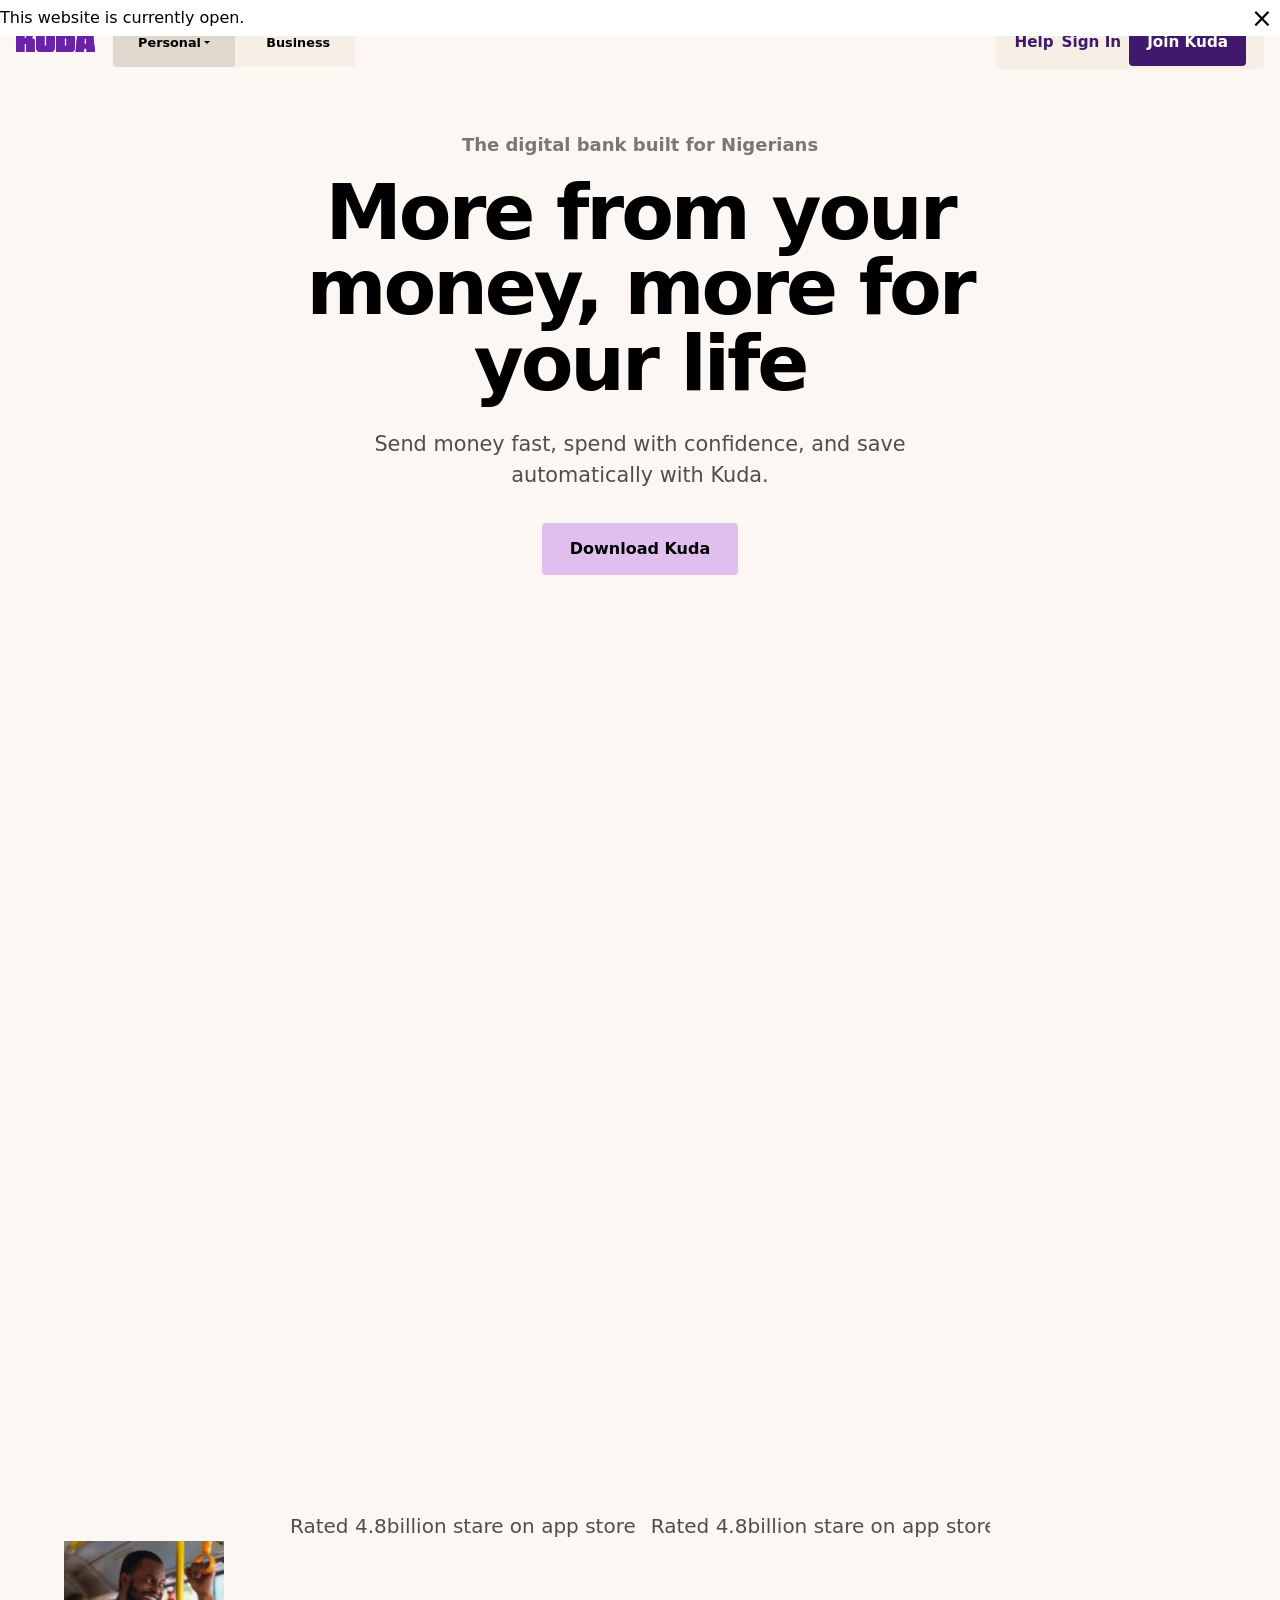
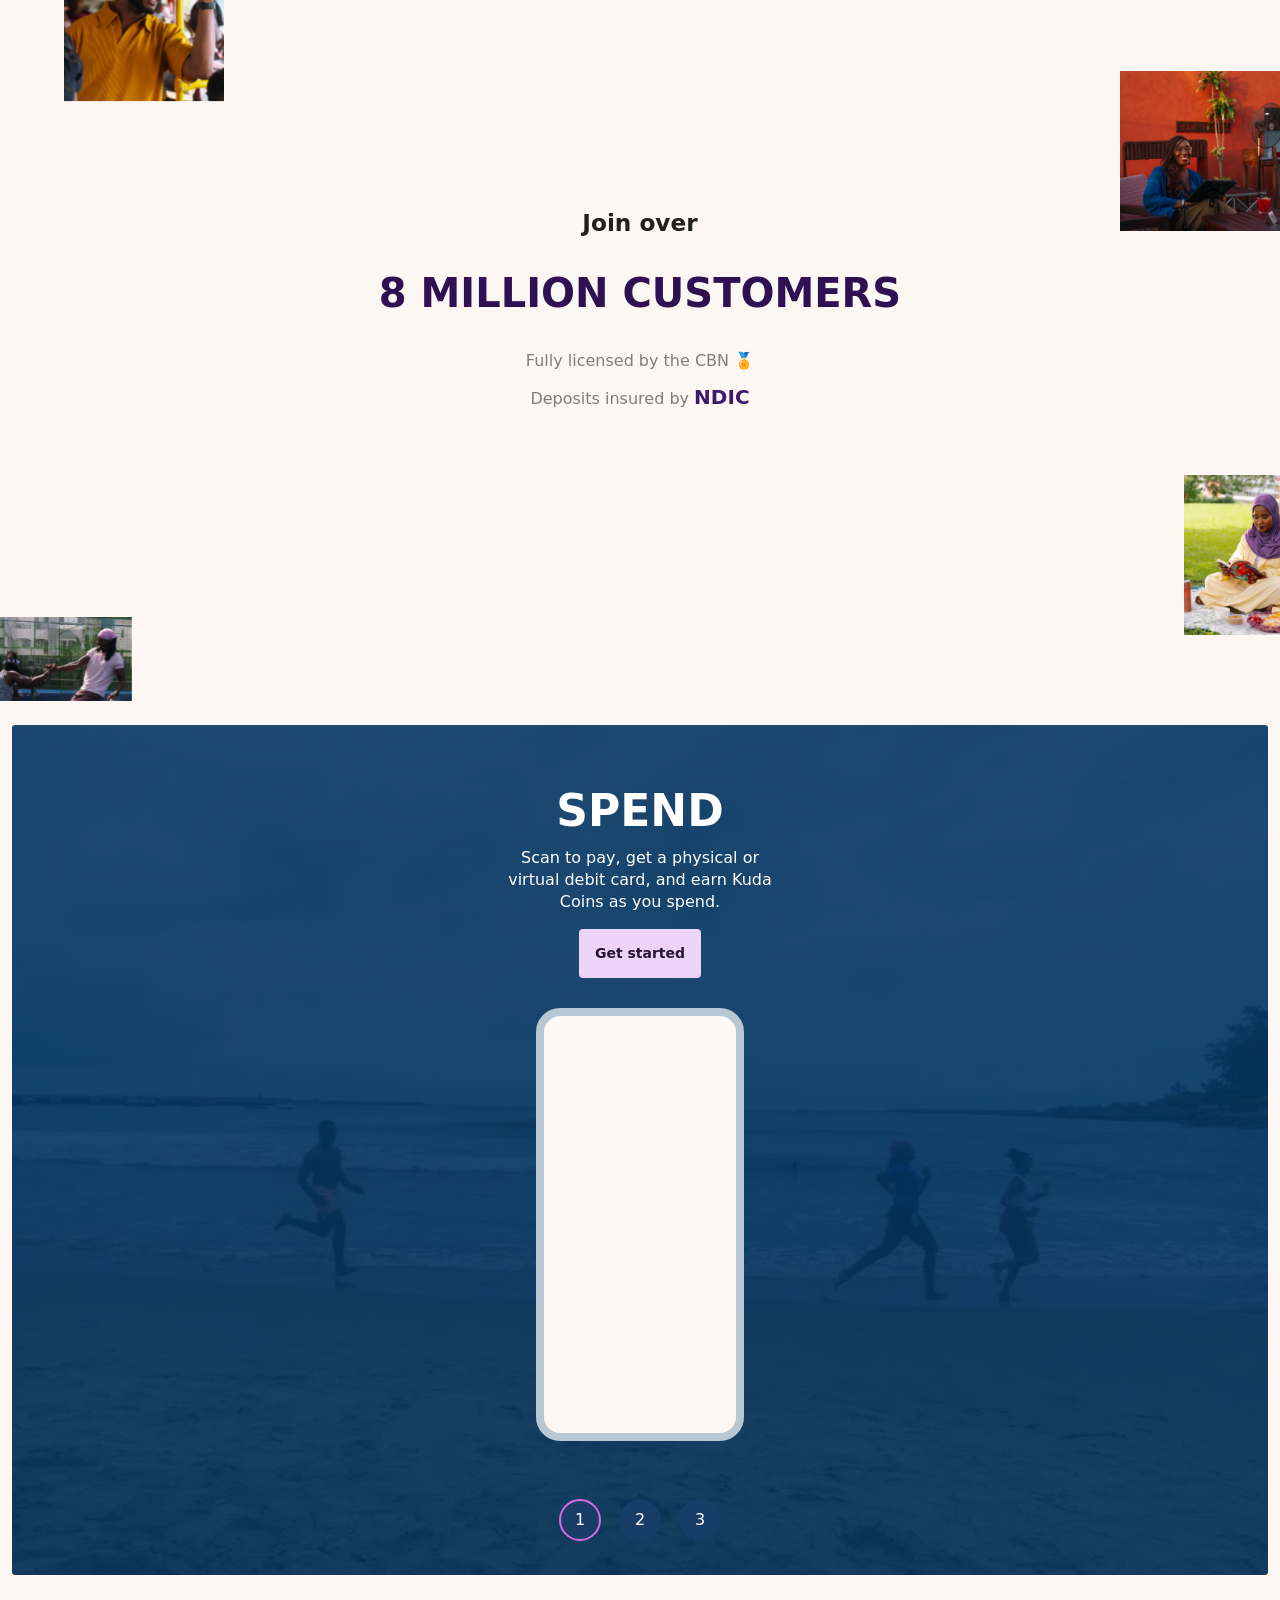
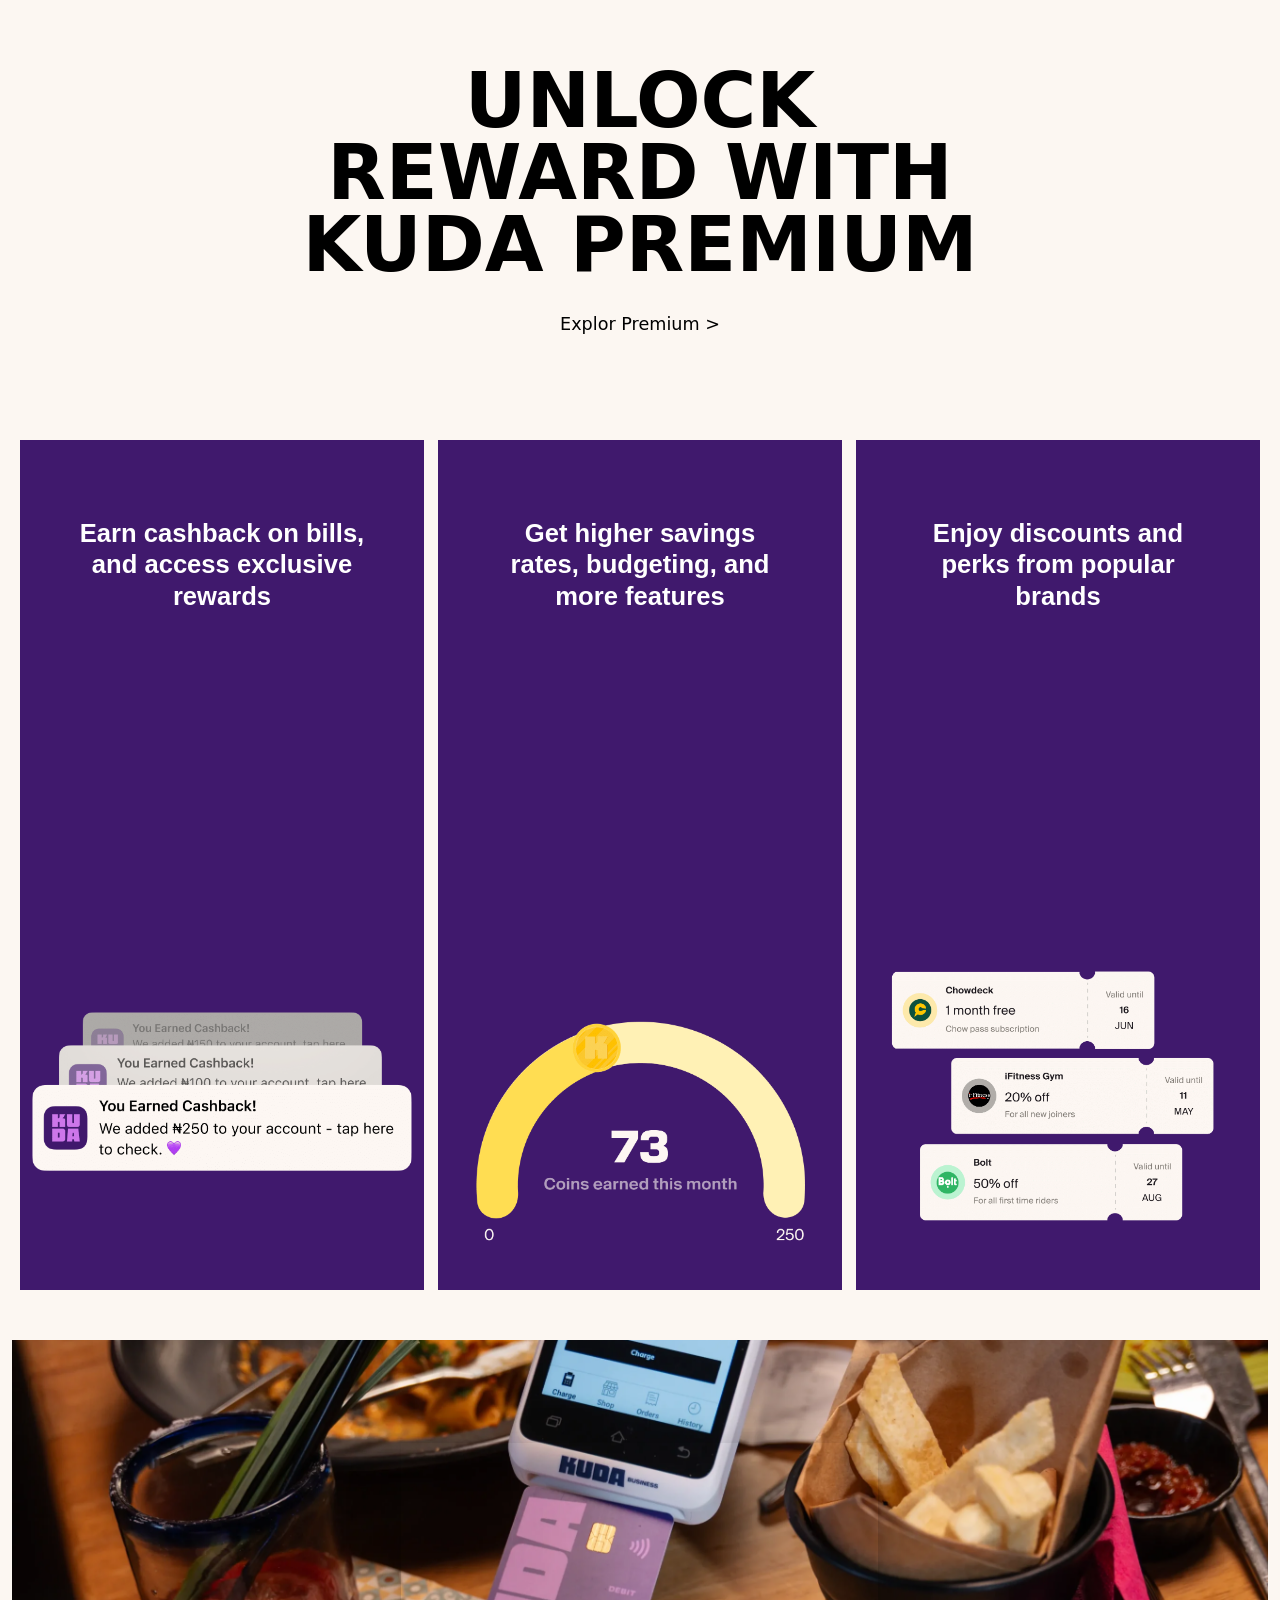
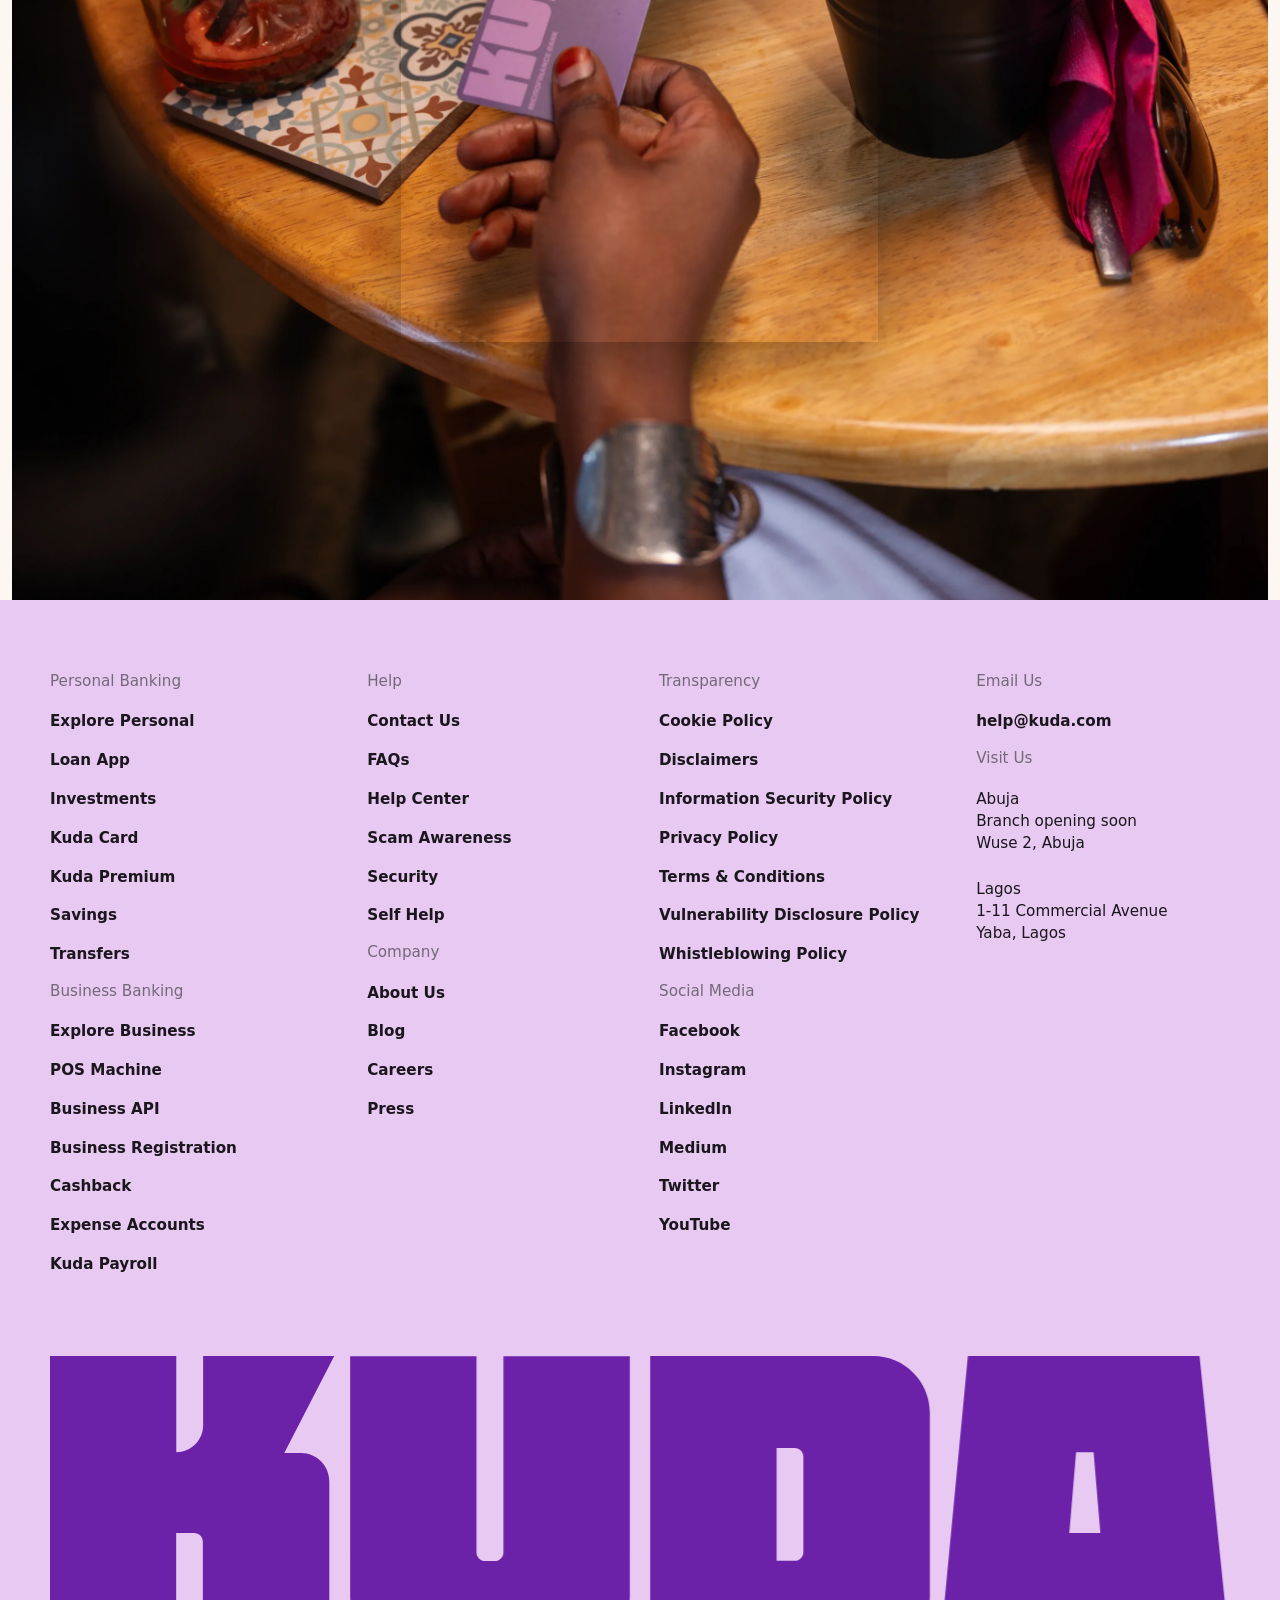
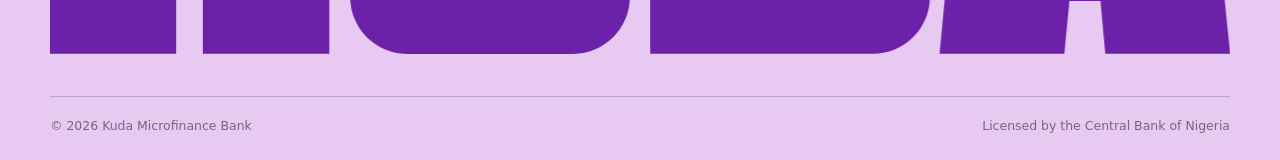
<file: index.html>
<!DOCTYPE html>
<html lang="en">

<head>
    <!-- Page metadata, stylesheets, and external fonts. -->
    <meta charset="UTF-8">
    <meta name="viewport" content="width=device-width, initial-scale=1.0">
    <title>Kuda</title>
    <link rel="stylesheet" href="bootstrap-5.3.8-dist/css/bootstrap.css">
    <link href="https://cdn.jsdelivr.net/npm/bootstrap@5.3.8/dist/css/bootstrap.min.css" rel="stylesheet"
        integrity="sha384-sRIl4kxILFvY47J16cr9ZwB07vP4J8+LH7qKQnuqkuIAvNWLzeN8tE5YBujZqJLB" crossorigin="anonymous">
    <link rel="stylesheet" href="style.css">
    <link rel="preconnect" href="https://fonts.googleapis.com">
    <link rel="preconnect" href="https://fonts.gstatic.com" crossorigin>
    <link
        href="https://fonts.googleapis.com/css2?family=Boldonse&family=Roboto:ital,wght@0,100..900;1,100..900&display=swap"
        rel="stylesheet">
</head>



<div id="site-header" class="site-header">
    <span>This website is currently open.</span>
    <button onclick="closeHeader()" aria-label="Close notification">×</button>
</div>


<!-- notification header-nav -->

<style>
    .site-header {
        position: fixed;
        inset: 0 0 auto 0;
        display: flex;
        align-items: center;
        justify-content: space-between;
        gap: 16px;
        padding: 12px 20px;
        background: white;
        color: black;
        font: 500 16px/1.4 system-ui, sans-serif;
        z-index: 1000;
    }

    .site-header button {
        flex: 0 0 auto;
        width: 36px;
        height: 36px;
        border: 0;
        border-radius: 50%;
        background: transparent;
        color: inherit;
        font-size: 26px;
        cursor: pointer;
    }

    .site-header button:hover,
    .site-header button:focus-visible {
        background:rgba(255, 255, 255, 0.16);
    }

    @media (max-width: 480px) {
        .site-header {
            align-items: flex-start;
            padding: 10px 14px;
            gap: 8px;
            font-size: 14px;
        }

        .site-header button {
            width: 32px;
            height: 32px;
            font-size: 23px;
        }
    }
</style>

<script>
    function closeHeader() {
        document.getElementById("site-header").remove();
    }
</script>

<!-- the stop -->

<body>
    <!-- Main navigation: account switching, desktop links, and mobile menu. -->
    <nav class="navbar header-nav navbar-white bg-transparent fixed-top px-3 py-3 ">
        <div class="container-fluid">
            <div class="brand-area">
                <img src="asset/download.svg" alt="Kuda">
                <div class="account-switcher" aria-label="Account type">
                    <!-- Rough personal account dropdown for now. -->
                    <div class="dropdown">
                        <button class="account-button active dropdown-toggle" type="button" data-bs-toggle="dropdown"
                            aria-expanded="false">
                            Personal
                        </button>
                        <ul class="dropdown-menu">
                            <li><a class="dropdown-item" href="#">Personal</a></li>
                            <li><a class="dropdown-item" href="#">Business</a></li>
                        </ul>
                    </div>
                    <a class="account-button" href="#">Business</a>
                </div>
            </div>
            <!-- Desktop navigation links, hidden on smaller screens. -->
            <div class="desktop-nav d-none d-lg-flex align-items-center gap-2 ms-auto">
                <a href="#">Help</a>
                <a href="#">Sign In</a>
                <a class="join-button" href="#">Join Kuda</a>
            </div>
            <!-- Mobile navigation toggle and offcanvas menu. -->
            <button class="navbar-toggler d-lg-none" type="button" data-bs-toggle="offcanvas"
                data-bs-target="#offcanvasDarkNavbar" aria-controls="offcanvasDarkNavbar"
                aria-label="Toggle navigation">
                <span class="kuda-menu-icon" aria-hidden="true">
                    <span></span>
                    <span></span>
                    <span></span>
                </span>
            </button>
            <div class="offcanvas offcanvas-end text-bg-white" tabindex="-1" id="offcanvasDarkNavbar"
                aria-labelledby="offcanvasDarkNavbarLabel">
                <div class="offcanvas-header d-flex justify-content-between px-3 py-3">
                    <img src="asset/download.svg" alt="">
                    <div class="d-flex align-items-center gap-2 ">
                        <p>Help</p>
                        <p>Sign in</p>
                        <button type="button" class="btn-close btn-close-black " data-bs-dismiss="offcanvas"
                            aria-label="Close"></button>
                    </div>
                </div>
                <div class="offcanvas-body">
                    <ul class="navbar-nav justify-content-end flex-grow-1 pe-3">
                        <li class="nav-item">
                            <a class="nav-link active" aria-current="page" href="#">Home</a>
                        </li>
                        <li class="nav-item">
                            <a class="nav-link" href="#">Link</a>
                        </li>
                        <li class="nav-item dropdown">
                            <a class="nav-link dropdown-toggle" href="#" role="button" data-bs-toggle="dropdown"
                                aria-expanded="false">
                                Dropdown
                            </a>
                            <ul class="dropdown-menu dropdown-menu-dark">
                                <li><a class="dropdown-item" href="#">Action</a></li>
                                <li><a class="dropdown-item" href="#">Another action</a></li>
                                <li>
                                    <hr class="dropdown-divider">
                                </li>
                                <li><a class="dropdown-item" href="#">Something else here</a></li>
                            </ul>
                        </li>
                    </ul>
                    <form class="d-flex mt-3" role="search">
                        <input class="form-control me-2" type="search" placeholder="Search" aria-label="Search" />
                        <button class="btn btn-success" type="submit">Search</button>
                    </form>
                </div>
            </div>
        </div>
    </nav>

    <!-- Hero section introducing Kuda and its primary call to action. -->
    <main class="hero-section">
        <p class="hero-eyebrow">The digital bank built for Nigerians</p>
        <h1>More from your money, more for your life</h1>
        <p class="hero-description">Send money fast, spend with confidence, and save automatically with Kuda.</p>
        <a class="download-button" href="#">Download Kuda</a>
    </main>

    <!-- Full-width background video section. -->
    <div class="video-section">
        <video autoplay muted loop src="./asset/background.mp4"></video>
    </div>

    <!-- Repeating customer rating ticker. -->
    <div class="ticker">
        <div class="ticker-obj">
            <p>Rated 4.8billion stare on app store</p>
            <p>Rated 4.8billion stare on app store</p>
            <p>Rated 4.8billion stare on app store</p>
            <p>Rated 4.8billion stare on app store</p>
            <p>Rated 4.8billion stare on app store</p>
            <p>Rated 4.8billion stare on app store</p>
        </div>

    </div>


    <!-- about-customers -->
    <section class="about-customers">
        <div class="images" aria-hidden="true">
            <img src="./asset/smile.webp" alt="">
            <img src="./asset/woman.webp" alt="">
            <img src="asset/reading.webp" alt="">
            <img src="asset/playing.webp" alt="">
        </div>

        <div class="bout-customers">
            <p class="customer-intro">Join over</p>
            <h1 class="customer-number"> 8 MILLION CUSTOMERS</h1>
            <p class="customer-legal">Fully licensed by the CBN <span aria-hidden="true">&#127941;</span><br>
                Deposits insured by <strong>NDIC</strong>
            </p>
        </div>
        <!-- <a class="customer-cta d-md-none" href="#">Join Kuda<span class="less-dern">></span></a>  -->
    </section>




    <!-- big-screen-slid -->

    <div class="big-screen-slide">



        <div id="carouselExampleSlidesOnly" class="carousel slide" data-bs-ride="carousel">
            <div class="carousel-inner">
                <div class="carousel-item active"></div>
                <div class="carousel-item"></div>
                <div class="carousel-item"></div>
            </div>
        </div>
        <div class="slide-copy">
            <h2>SPEND</h2>
            <p>Scan to pay, get a physical or virtual debit card, and earn Kuda Coins as you spend.</p>
            <a class="slide-button" href="#">Get started</a>
        </div>
        <div class="phone-frame">
            <video autoplay muted loop playsinline src="./asset/phone.mp4"></video>
        </div>
        <div class="slide-dots" aria-label="Carousel slides">
            <button type="button" data-bs-target="#carouselExampleSlidesOnly" data-bs-slide-to="0" class="active"
                aria-label="Spend"></button>
            <button type="button" data-bs-target="#carouselExampleSlidesOnly" data-bs-slide-to="1"
                aria-label="Save"></button>
            <button type="button" data-bs-target="#carouselExampleSlidesOnly" data-bs-slide-to="2"
                aria-label="Transfer"></button>
        </div>
    </div>


    <div class="center-text mt-3">
        <h1>UNLOCK</h1>
        <h1>REWARD WITH</h1>
        <h1> KUDA PREMIUM</h1>
        <p>Explor Premium ></p>
    </div>




    <section class="flex-box" aria-label="Kuda Premium benefits">
        <div class="box-1">
            <p>Earn cashback on bills,<br>and access exclusive<br>rewards</p>
            <img src="asset/curve_files/CASHBACK-TILES-UPDATED.png" alt="Cashback notification">
        </div>
        <div class="box-1">
            <p>Get higher savings<br>rates, budgeting, and<br>more features</p>
            <img src="asset/curve_files/Coins-earned-Premium-1.png" alt="Coins earned this month">
        </div>
        <div class="box-1">
            <p>Enjoy discounts and<br>perks from popular<br>brands</p>
            <img src="asset/curve_files/Discounts-Premium.png" alt="Partner discount vouchers">
        </div>
    </section>


    <!-- the 3rd background -->

    <div class="backgroud-three">
        <img src="asset/back4.webp" alt="">
        <video src="asset/limit.mp4" loop autoplay muted playsinline></video>
    </div>


    <!-- Footer navigation, legal links, cookie notice, and animated Kuda mark. -->
    <footer class="site-footer">
        <div class="footer-links">
            <div class="footer-column">
                <h3>Personal Banking</h3><a href="#">Explore Personal</a><a href="#">Loan App</a><a
                    href="#">Investments</a><a href="#">Kuda Card</a><a href="#">Kuda Premium</a><a
                    href="#">Savings</a><a href="#">Transfers</a>
                <h3 class="footer-subheading">Business Banking</h3><a href="#">Explore Business</a><a href="#">POS
                    Machine</a><a href="#">Business API</a><a href="#">Business Registration</a><a
                    href="#">Cashback</a><a href="#">Expense Accounts</a><a href="#">Kuda Payroll</a>
            </div>
            <div class="footer-column">
                <h3>Help</h3><a href="#">Contact Us</a><a href="#">FAQs</a><a href="#">Help Center</a><a href="#">Scam
                    Awareness</a><a href="#">Security</a><a href="#">Self Help</a>
                <h3 class="footer-subheading">Company</h3><a href="#">About Us</a><a href="#">Blog</a><a
                    href="#">Careers</a><a href="#">Press</a>
            </div>
            <div class="footer-column">
                <h3>Transparency</h3><a href="#">Cookie Policy</a><a href="#">Disclaimers</a><a href="#">Information
                    Security Policy</a><a href="#">Privacy Policy</a><a href="#">Terms &amp; Conditions</a><a
                    href="#">Vulnerability Disclosure Policy</a><a href="#">Whistleblowing Policy</a>
                <h3 class="footer-subheading">Social Media</h3><a href="#">Facebook</a><a href="#">Instagram</a><a
                    href="#">LinkedIn</a><a href="#">Medium</a><a href="#">Twitter</a><a href="#">YouTube</a>
            </div>
            <div class="footer-column footer-contact">
                <h3>Email Us</h3><a href="mailto:help@kuda.com">help@kuda.com</a>
                <h3 class="footer-subheading">Visit Us</h3>
                <p>Abuja<br>Branch opening soon<br>Wuse 2, Abuja</p>
                <p>Lagos<br>1-11 Commercial Avenue<br>Yaba, Lagos</p>
            </div>
        </div>
        <!-- The four SVG letter groups animate independently in the footer. -->
        <div class="footer-logo-animation" aria-label="Kuda">
            <svg class="footer-logo-svg" width="1392" height="352" viewBox="0 0 1392 352" fill="none"
                xmlns="http://www.w3.org/2000/svg" role="img" aria-label="Kuda">
                <g class="footer-logo-letter footer-logo-letter--k">
                    <path
                        d="M0 0H148.973V113.42C166.493 113.42 180.648 99.2276 180.648 81.6621V0.116335H335.306L276.367 114.467H296.091C314.538 114.467 329.505 129.473 329.505 147.969V351.31H180.3V218.929C180.3 213.345 175.775 208.808 170.206 208.808H148.857V351.31H0V0Z"
                        fill="#6B21A8" />
                </g>
                <g class="footer-logo-letter footer-logo-letter--u">
                    <path
                        d="M503.091 0.350701V231.727C503.091 237.31 507.616 241.847 513.185 241.847H524.787C530.356 241.847 534.881 237.31 534.881 231.727V0.350701H683.97V284.423C683.97 321.415 654.037 351.428 617.141 351.428H420.946C384.051 351.428 354.117 321.415 354.117 284.423V0.234375H503.207H503.091V0.350701Z"
                        fill="#6B21A8" />
                </g>
                <g class="footer-logo-letter footer-logo-letter--d">
                    <path
                        d="M971.108 0C1008 0 1037.94 30.0126 1037.94 67.0048V284.305C1037.94 321.297 1008 351.194 971.108 351.194H708.084V0H971.108ZM857.173 108.534V241.613H878.638C884.207 241.613 888.732 237.076 888.732 231.492V118.654C888.732 113.071 884.207 108.534 878.638 108.534H857.173Z"
                        fill="#6B21A8" />
                </g>
                <g class="footer-logo-letter footer-logo-letter--a">
                    <path
                        d="M1392.24 351.194L1356.04 0H1082.81L1049.4 351.194H1196.63L1202.55 289.075H1239.21L1244.89 351.194H1392.24ZM1202.43 208.925L1210.44 113.652H1231.09L1239.09 208.925H1202.43Z"
                        fill="#6B21A8" />
                </g>
            </svg>
        </div>
        <div class="footer-bottom"><span>© 2026 Kuda Microfinance Bank</span><span>Licensed by the Central Bank of
                Nigeria</span></div>
        <!-- <div class="cookie-notice">By using this website you agree to our <a href="#">cookie policy</a>.<button
                type="button">Dismiss</button></div> -->
    </footer>





</body>
<!-- Bootstrap provides the interactive dropdown and offcanvas menu behavior. -->
<script src="https://cdn.jsdelivr.net/npm/bootstrap@5.3.8/dist/js/bootstrap.bundle.min.js"
    integrity="sha384-FKyoEForCGlyvwx9Hj09JcYn3nv7wiPVlz7YYwJrWVcXK/BmnVDxM+D2scQbITxI"
    crossorigin="anonymous"></script>

</html>

<script>
    // let name = "Welcome to Marcus project";
    // alert(name);


</script>
</file>
<file: style.css>
/* Main responsive stage for the background-image carousel. */
.big-screen-slide {
    position: relative;
    width: calc(100% - 24px);
    min-height: 780px;
    margin: 32px 12px 0 !important;
    overflow: hidden;
    background: #06477d;
    color: #ffffff;
    border-radius: 4px;
}

/* Background panels fill the stage; the foreground content stays outside this carousel. */
.big-screen-slide .carousel,
.big-screen-slide .carousel-inner,
.big-screen-slide .carousel-item {
    position: absolute;
    inset: 0;
    min-height: 780px;
}

/* Keep each background image cropped cleanly across screen sizes. */
.big-screen-slide .carousel-item {
    padding: 0 !important;
    background-position: center;
    background-size: cover;
}

/* Blue tint keeps the fixed white copy readable over every image. */
.big-screen-slide .carousel-item::before {
    position: absolute;
    inset: 0;
    z-index: 0;
    content: "";
    background: rgba(3, 55, 99, 0.82);
}

/* The three backgrounds rotate automatically with Bootstrap's carousel. */
.big-screen-slide .carousel-item:nth-child(1) {
    background-image: url("./asset/imgi_58_NSI03079-1024x683.webp");
}

.big-screen-slide .carousel-item:nth-child(2) {
    background-image: url("./asset/imgi_62_NSI00522-1024x683.webp");
}

.big-screen-slide .carousel-item:nth-child(3) {
    background-image: url("./asset/imgi_66_NSI01733-1024x683.webp");
}

/* Fixed slide heading, description, and call-to-action. */
.slide-copy {
    position: relative;
    z-index: 1;
    padding-top: 64px !important;
    width: calc(100% - 32px);
    max-width: 280px;
    margin: 0 auto 30px !important;
    text-align: center;
}

.slide-copy h2 {
    margin-bottom: 14px !important;
    color: #ffffff;
    font-size: 44px;
    line-height: 1;
    font-weight: 900;
    letter-spacing: 0;
}

.slide-copy p {
    margin-bottom: 17px !important;
    color: #ffffff;
    font-size: 16px;
    line-height: 1.35;
}

.slide-button {
    display: inline-flex;
    align-items: center;
    justify-content: center;
    width: 122px;
    min-height: 49px;
    padding: 0 !important;
    border-radius: 4px;
    background: #eed3f8;
    color: #24142e;
    font-size: 14px;
    font-weight: 800;
    text-decoration: none;
    transition: background-color 180ms ease, transform 180ms ease;
}

.slide-button:hover,
.slide-button:focus-visible {
    background: #ffffff;
    color: #24142e;
    transform: translateY(-2px);
}

/* Phone video remains fixed while only the background carousel changes. */
.phone-frame {
    position: relative;
    width: min(208px, 72vw);
    height: 433px;
    margin: 0 auto !important;
    padding: 11px 8px !important;
    overflow: hidden;
    border: 8px solid #b8c7d4;
    border-radius: 24px;
    background: #fcf7f2;
}

.phone-frame video,
.phone-frame img {
    display: block;
    width: 100%;
    height: 100%;
    border-radius: 13px;
    object-fit: cover;
}

/* Fixed numbered controls for switching the background image. */
.slide-dots {
    position: absolute;
    right: 0;
    bottom: 34px;
    left: 0;
    z-index: 2;
    display: flex;
    justify-content: center;
    gap: 18px;
}

.slide-dots button {
    width: 42px;
    height: 42px;
    padding: 0 !important;
    border: 0;
    border-radius: 50%;
    background: #183e68;
    color: #ffffff;
}

.slide-dots button::after {
    content: attr(aria-label);
    font-size: 0;
}

.slide-dots button:first-child::before {
    content: "1";
}

.slide-dots button:nth-child(2)::before {
    content: "2";
}

.slide-dots button:nth-child(3)::before {
    content: "3";
}

.slide-dots button.active {
    outline: 2px solid #d36be3;
    outline-offset: -2px;
}

* {
    /* Reset browser defaults and use predictable sizing. */
    padding: 0 !important;
    margin: 0 !important;
    box-sizing: border-box !important;
}

body {
    background-color: #FCF7F2 !important;
    scroll-behavior: smooth;
}

.navbar {
    /* Keep the navigation visible while the page scrolls. */
    position: fixed;
    top: 0;
    left: 0;
    width: 100%;
    z-index: 10;
}

.header-nav img {
    height: 20px !important;
}

.brand-area {
    /* Keep the logo and account switcher together. */
    display: flex;
    align-items: center;
    gap: 18px;
}

.account-switcher {
    /* Hidden on smaller screens; enabled in the laptop media query below. */
    display: none;
    align-items: center;
    gap: 6px;
    background-color: #F5EFE6;
}

.account-button {
    display: inline-flex;
    align-items: center;
    justify-content: center;
    min-height: 50px;
    padding: 0 25px !important;
    border: none;
    border-radius: 4px;
    color: black;
    font-size: 0.8rem;
    font-weight: 700;
    text-decoration: none;
}

/* drop down for personal button */

.account-switcher .dropdown-menu {
    min-width: 150px;
    padding: 6px 0 !important;
    border: 1px solid #DFD8CD;
    border-radius: 4px;
    background-color: #FCF7F2;
}

.account-switcher .dropdown-item {
    padding: 8px 14px !important;
    color: black;
    font-size: 0.8rem;
    font-weight: 700;
}

.account-switcher .dropdown-item:hover,
.account-switcher .dropdown-item:focus {
    background-color: #DFD8CD;
    color: #40196d;
}

.account-button.active,
.account-button:hover,
.account-button:focus-visible {
    background-color: #DFD8CD;
    color: black;
}

.desktop-nav {
    background-color: #F5EFE6;
    padding: 3px 18px !important;
    border-radius: 5px;
}

.desktop-nav a {
    color: #40196d;
    font-size: 0.95rem;
    font-weight: 700;
    text-decoration: none;
}

.desktop-nav .join-button {
    display: inline-flex;
    align-items: center;
    min-height: 40px;
    padding: 12px 18px !important;
    border-radius: 4px;
    background-color: #40196d;
    color: #ffffff;
}

.desktop-nav .join-button:hover,
.desktop-nav .join-button:focus-visible {
    background-color: #2f1052;
}

.hero-section {
    /* Main hero content. */
    min-height: auto;
    padding: 124px 24px 56px !important;
    display: flex;
    flex-direction: column;
    align-items: center;
    justify-content: flex-start;
    text-align: center;
}

.offcanvas-header>img {
    height: 20px !important;
}

.navbar-toggler {
    border: none !important;
    outline: none !important;
    box-shadow: none !important;
    width: 40px;
    height: 40px;
    padding: 10px !important;
    display: inline-flex;
    align-items: center;
    justify-content: center;
    border-radius: 6px;
}

.navbar-toggler:focus {
    border: none !important;
    outline: none !important;
    box-shadow: none !important;
}

.kuda-menu-icon {
    width: 20px;
    height: 16px;
    display: inline-flex;
    flex-direction: column;
    justify-content: space-between;
}

.kuda-menu-icon span {
    width: 100%;
    height: 2px;
    display: block;
    border-radius: 2px;
    background: #40196d;
}

.hero-eyebrow {
    color: #7a7773;
    font-weight: 900;
    font-size: 18px;
    line-height: 1.4;
    margin-bottom: 18px !important;
}

.hero-section h1 {
    max-width: 760px;
    color: black;
    font-size: clamp(2.75rem, 6vw, 5.25rem);
    line-height: 0.98;
    font-weight: 800;
    letter-spacing: -0.04em;
    margin-bottom: 28px !important;
}

.hero-description {
    max-width: 560px;
    color: #514d4a;
    font-size: clamp(1.05rem, 2vw, 1.3rem);
    line-height: 1.5;
    font-weight: 500;
    margin-bottom: 32px !important;
}

.download-button {
    display: inline-flex;
    align-items: center;
    justify-content: center;
    min-height: 52px;
    padding: 0 28px !important;
    border-radius: 4px;
    background-color: #e0beee;
    color: black;
    font-size: 1rem;
    font-weight: 700;
    text-decoration: none;
    transition: background-color 180ms ease, transform 180ms ease;
}

.download-button:hover,
.download-button:focus-visible {
    background-color: #2f1052;
    color: #ffffff;
    transform: translateY(-2px);
}

.video-section {
    /* Responsive video container. */
    position: relative;
    width: calc(100% - 24px);
    height: clamp(360px, 70vh, 850px);
    overflow: hidden;
    max-width: 700px;
    margin: 0 auto !important;
}

.video-section>video {
    width: 100%;
    height: 100%;
    object-fit: cover;
}

.content {
    position: absolute;
    top: 0;
    left: 0;
    z-index: 1;
}

.ticker {
    /* Prevent the moving text from creating horizontal page overflow. */
    width: 100%;
    overflow: hidden;
    margin-top: 50px !important;
}

.ticker-obj {
    display: flex;
    gap: 15px;
    width: max-content;
    animation: move-side 15s linear infinite;

}

.ticker {
    white-space: nowrap;
    font-size: 20px;
    margin-right: 50px;
    color: #514d4a;

}

@keyframes move-side {
    from {
        transform: translateX(0);
    }

    to {
        transform: translateX(-50%);
    }
}



/* Customer section: clipped portrait collage with centered Kuda-style copy. */
.about-customers {
    position: relative;
    min-height: 760px;
    overflow: hidden;
    isolation: isolate;
}

.images {
    position: absolute;
    inset: 0;
    overflow: hidden;
    pointer-events: none;
}

.images>img {
    position: absolute;
    width: clamp(130px, 12.5vw, 192px);
    aspect-ratio: 1;
    object-fit: cover;
    border-radius: 0;
    opacity: 0;
    animation: customer-photo-in 700ms ease-out forwards;
}

.images>img:nth-child(1) {
    top: 0;
    left: 5%;
    animation-delay: 100ms;
}

.images>img:nth-child(2) {
    top: 130px;
    right: 0;
    animation-delay: 250ms;
}

.images>img:nth-child(3) {
    right: -5%;
    bottom: 66px;
    animation-delay: 400ms;
}

.images>img:nth-child(4) {
    bottom: -76px;
    left: -28px;
    animation-delay: 550ms;
}

.bout-customers {
    position: absolute;
    inset: 0;
    z-index: 1;
    display: flex;
    flex-direction: column;
    justify-content: center;
    align-items: center;
    padding: 0 24px 20px !important;
    text-align: center;
}

.customer-intro {
    margin-bottom: 28px !important;
    color: #202020;
    font-size: clamp(1.1rem, 3vw, 1.45rem);
    font-weight: 800;
}

.bout-customers h1 {
    color: #2f1052 !important;
    font-weight: 900;
}

.customer-number {
    display: inline-block;
    min-width: 1.1ch;
}

.customer-legal {
    margin-top: 28px !important;
    color: #827d7b;
    font-size: clamp(0.85rem, 2vw, 1rem);
    line-height: 2;
}

.customer-legal strong {
    color: #40196d;
    font-size: 1.25em;
}

.customer-cta {
    position: fixed;
    right: 5%;
    bottom: 18px;
    left: 5%;
    z-index: 2;
    display: flex;
    align-items: center;
    justify-content: space-between;
    min-height: 50px;
    padding: 0 18px !important;
    border-radius: 4px;
    background-color: #40196d;
    color: #ffffff;
    font-weight: 800;
    text-decoration: none;
}



/* the center text */
.center-text {
    width: min(100% - 32px, 760px);
    margin: clamp(40px, 7vw, 96px) auto clamp(48px, 8vw, 112px) !important;
    text-align: center;
}

.center-text>h1 {
    margin: 0 !important;
    color: black;
    font-weight: 900;
    font-size: clamp(2rem, 6vw, 4.75rem);
    line-height: 0.95;
    letter-spacing: 0;
}

.center-text>p {
    margin-top: clamp(18px, 3vw, 30px) !important;
    color: black;
    font-size: clamp(0.9rem, 1.8vw, 1.1rem);
}

.center-text>p:hover {
    color: gray;
    cursor: pointer;
}

.flex-box {
    display: flex;
    flex-direction: row;
    gap: 14px;
    width: calc(100% - 32px);
    margin: 0 auto 50px !important;
    overflow-x: auto;
    overflow-y: hidden;
    scroll-snap-type: x mandatory;
    scrollbar-width: none;
}

.flex-box::-webkit-scrollbar {
    display: none;
}

.box-1 {
    display: flex;
    flex: 0 0 clamp(260px, 82vw, 100%);
    min-height: 565px;
    flex-direction: column;
    align-items: center;
    overflow: hidden;
    scroll-snap-align: start;
    background-color: #40196d;
}

.box-1>p {
    padding: 58px 20px 0 !important;
    text-align: center;
    color: white;
    font-size: clamp(1.25rem, 5vw, 1.6rem);
    line-height: 1.22;
    font-family: Arial, Helvetica, sans-serif;
    font-weight: 900;
}

.box-1>img {
    display: block;
    width: min(94%, 500px);
    height: auto;
    margin: auto auto 42px !important;
}

/* Footer layout follows the reference site's grouped navigation columns. */
.site-footer {
    position: relative;
    width: 100%;
    margin-top: 0 !important;
    padding: 72px max(24px, calc((100% - 1180px) / 2)) 24px !important;
    background: #e7c9f1;
    color: #1b161d;
}

.footer-links {
    display: grid;
    grid-template-columns: 1.1fr 1fr 1.1fr 1fr;
    gap: 38px;
    margin: 0 0 64px !important;
}

.footer-column {
    opacity: 0;
    transform: translateY(24px);
    animation: footer-column-in 700ms cubic-bezier(.2, .8, .2, 1) forwards;
}

.footer-column:nth-child(2) {
    animation-delay: 120ms;
}

.footer-column:nth-child(3) {
    animation-delay: 240ms;
}

.footer-column:nth-child(4) {
    animation-delay: 360ms;
}

.footer-links h3 {
    margin: 0 0 20px !important;
    color: #736979;
    font-size: .95rem;
    font-weight: 500;
}

.footer-links a {
    display: block;
    width: fit-content;
    margin-bottom: 16px !important;
    color: #1b161d;
    font-size: .95rem;
    font-weight: 800;
    text-decoration: none;
    transition: color 180ms ease, transform 180ms ease;
}

.footer-links a:hover {
    color: #40196d;
    transform: translateX(4px);
}

.footer-subheading {
    margin-top: 34px !important;
}

.footer-contact p {
    margin: 0 0 24px !important;
    color: #1b161d;
    font-size: .95rem;
    line-height: 1.45;
}

.footer-logo-animation {
    width: 100%;
    overflow: hidden;
    margin: 26px 0 42px !important;
}

/* Inline SVG is required so each Kuda letter can be animated separately. */
.footer-logo-svg {
    display: block;
    width: 100%;
    height: auto;
}

.footer-logo-letter {
    transform-box: fill-box;
    transform-origin: center bottom;
    opacity: 0;
    transform: translateY(110%) rotate(3deg);
    animation: footer-letter-rise 900ms cubic-bezier(.16, 1, .3, 1) forwards;
}

.footer-logo-letter--k {
    animation-delay: 520ms;
}

.footer-logo-letter--u {
    animation-delay: 650ms;
}

.footer-logo-letter--d {
    animation-delay: 780ms;
}

.footer-logo-letter--a {
    animation-delay: 910ms;
}

.footer-logo-letter path {
    animation: footer-letter-breathe 5s ease-in-out 1900ms infinite;
    transform-box: fill-box;
    transform-origin: center;
}

.footer-bottom {
    display: flex;
    justify-content: space-between;
    gap: 20px;
    padding-top: 20px !important;
    border-top: 1px solid rgba(27, 22, 29, .2);
    color: #736979;
    font-size: .78rem;
}

.cookie-notice {
    position: fixed;
    right: 50%;
    bottom: 16px;
    z-index: 11;
    display: flex;
    align-items: center;
    gap: 18px;
    width: min(480px, calc(100% - 32px));
    padding: 16px !important;
    transform: translate(50%, 120px);
    animation: cookie-notice-in 800ms 900ms cubic-bezier(.2, .8, .2, 1) forwards;
    background: #fcf7f2;
    box-shadow: 0 8px 24px rgba(64, 25, 109, .14);
    color: #514d4a;
    font-size: .85rem;
}

.cookie-notice a {
    color: #514d4a;
    font-weight: 800;
}

.cookie-notice button {
    margin-left: auto !important;
    padding: 12px 18px !important;
    border: 0;
    border-radius: 3px;
    background: #e7c9f1;
    color: #40196d;
    font-weight: 800;
}

.backgroud-three {
    position: relative;
    width: calc(100% - 24px);
    height: clamp(520px, 72vw, 860px);
    margin: 48px auto 0 !important;
    overflow: hidden;
    background: #17100f;
}

.backgroud-three>img,
.backgroud-three>video {
    position: absolute;
    display: block;
    object-fit: cover;
}

.backgroud-three>img {
    inset: 0;
    width: 100%;
    height: 100%;
    object-position: center center;
}

.backgroud-three>video {
    top: 10%;
    left: 50%;
    z-index: 1;
    width: min(50%, 620px);
    height: 68%;
    transform: translateX(-50%);
    object-position: center;
    box-shadow: 0 20px 48px rgba(0, 0, 0, 0.28);
}

@keyframes footer-column-in {
    to {
        opacity: 1;
        transform: translateY(0);
    }
}

/* Staggered entrance and gentle looping movement for the oversized footer logo. */
@keyframes footer-letter-rise {
    to {
        opacity: 1;
        transform: translateY(0) rotate(0);
    }
}

@keyframes footer-letter-breathe {

    0%,
    100% {
        transform: translateY(0);
    }

    50% {
        transform: translateY(-7px);
    }
}

@keyframes cookie-notice-in {
    to {
        transform: translate(50%, 0);
    }
}

@media (max-width: 700px) {
    .backgroud-three {
        width: calc(100% - 24px);
        height: 560px;
        margin-top: 32px !important;
    }

    .backgroud-three>img {
        object-position: 58% center;
    }

    .backgroud-three>video {
        top: 8%;
        left: 50%;
        width: 74%;
        height: 52%;
    }

    .section-heading {
        display: block;
    }

    .section-heading a {
        display: inline-block;
        margin-top: 22px !important;
    }

    .product-grid,
    .download-section {
        grid-template-columns: 1fr;
    }

    .product-card {
        min-height: 250px;
    }

    .comparison-panel {
        padding: 24px 12px !important;
    }

    .comparison-table {
        margin-top: 28px !important;
        overflow-x: auto;
    }

    .comparison-row {
        min-width: 650px;
    }

    .download-section {
        padding: 42px 24px !important;
    }

    .download-art {
        min-height: 280px;
        margin-top: 20px !important;
    }

    .footer-links {
        grid-template-columns: repeat(2, 1fr);
        gap: 28px 16px;
    }

    .footer-bottom {
        display: block;
    }

    .footer-bottom span {
        display: block;
        margin-top: 8px !important;
    }

    .footer-logo-animation {
        margin-top: 10px !important;
    }

    .cookie-notice {
        align-items: flex-start;
    }
}


@media (max-width: 400px) {
    .center-text {
        width: calc(100% - 24px);
    }

    .center-text>h1 {
        font-size: clamp(1.8rem, 11vw, 2.4rem);
    }
}

@keyframes customer-photo-in {
    from {
        opacity: 0;
        transform: translateY(22px);
    }

    to {
        opacity: 1;
        transform: translateY(0);
    }
}




/* Responsive styles: keep all viewport-specific rules together. */
@media (min-width: 768px) {

    /* Tablet and medium-sized screens. */
    .hero-section {
        padding-top: 132px !important;
    }

    .big-screen-slide {
        width: min(1120px, calc(100% - 48px));
        margin: 56px auto 0 !important;
    }

    .flex-box {
        width: calc(100% - 32px);
        overflow: hidden;
    }

    .box-1 {
        flex: 1 1 0;
        min-height: 700px;
    }
}

@media (min-width: 992px) {

    /* Laptop screens and larger use a taller, raised background stage. */
    .account-switcher {
        display: flex;
    }

    .video-section {
        max-width: 1800px;
        height: 850px;
    }

    .backgroud-three>video {
        top: 12%;
        width: min(38%, 500px);
        height: 58%;
    }

    .big-screen-slide {
        width: min(1800px, calc(100% - 24px));
        min-height: 850px;
        margin-top: 24px !important;
    }

    .big-screen-slide .carousel,
    .big-screen-slide .carousel-inner,
    .big-screen-slide .carousel-item {
        min-height: 850px;
    }

    .big-screen-slide .carousel-item {
        background-position: center top;
    }

    .ticker {
        max-width: 700px;
        margin: 30px auto 0 !important;

    }

    .flex-box {
        gap: 14px;
        width: calc(100% - 40px);
        max-width: 1800px;
        min-height: 850px;
        overflow: hidden;
    }

    .box-1 {
        flex: 1 1 0;
        min-height: 850px;
    }

    .box-1>p {
        padding-top: 78px !important;
        font-size: clamp(1.25rem, 2vw, 1.6rem);
    }
}
</file>
